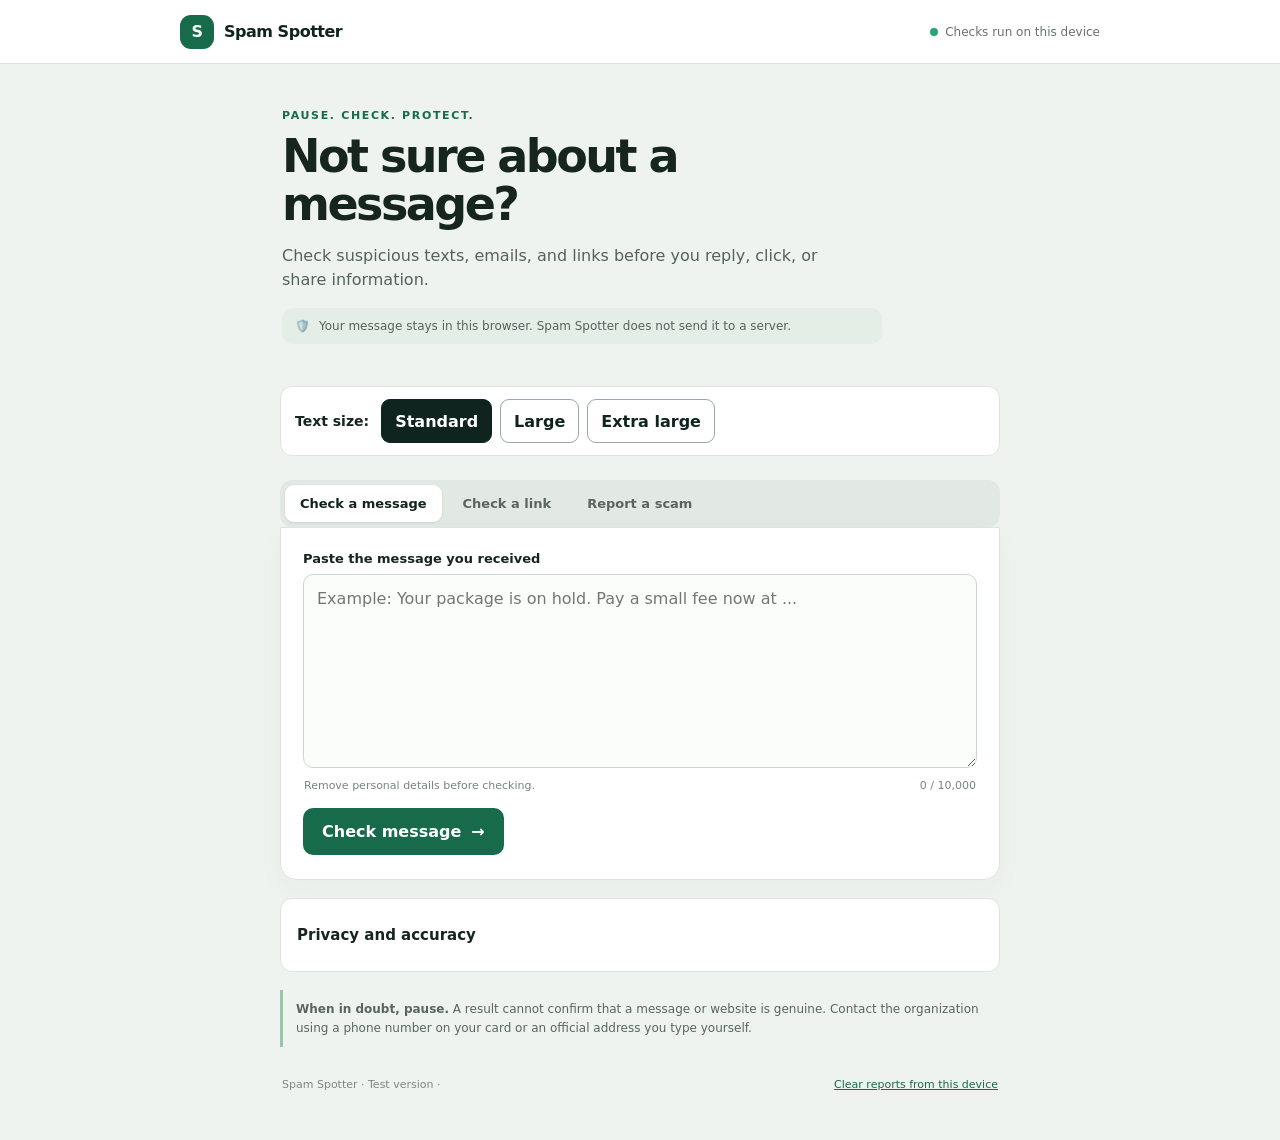
<file: index.html>
<!doctype html>
<html lang="en">
<head>
  <meta charset="utf-8">
  <meta name="viewport" content="width=device-width, initial-scale=1, viewport-fit=cover">
  <meta name="theme-color" content="#10241f">
  <meta name="description" content="Check suspicious messages and links with Spam Spotter.">
  <link rel="manifest" href="manifest.webmanifest">
  <link rel="icon" href="icon.svg" type="image/svg+xml">
  <link rel="stylesheet" href="styles.css">
  <title>Spam Spotter</title>
</head>
<body>
  <header class="topbar">
    <a class="brand" href="#home" aria-label="Spam Spotter home"><span class="brand-mark">S</span><span>Spam Spotter</span></a>
    <span class="local-badge"><span class="dot"></span> Checks run on this device</span>
  </header>
  <main id="home" class="shell">
    <section class="hero">
      <p class="eyebrow">PAUSE. CHECK. PROTECT.</p>
      <h1>Not sure about a message?</h1>
      <p class="hero-copy">Check suspicious texts, emails, and links before you reply, click, or share information.</p>
      <div class="hero-note"><span aria-hidden="true">🛡️</span><span>Your message stays in this browser. Spam Spotter does not send it to a server.</span></div>
    </section>
    <section class="text-size-controls" role="group" aria-label="Text size controls">
      <span class="text-size-label">Text size:</span>
      <button type="button" class="size-option" data-text-size-option="standard" aria-pressed="true">Standard</button>
      <button type="button" class="size-option" data-text-size-option="large" aria-pressed="false">Large</button>
      <button type="button" class="size-option" data-text-size-option="extra-large" aria-pressed="false">Extra large</button>
    </section>
    <nav class="tabs" role="group" aria-label="Spam Spotter tools">
      <button class="tab active" data-tab="message" aria-pressed="true">Check a message</button>
      <button class="tab" data-tab="link" aria-pressed="false">Check a link</button>
      <button class="tab" data-tab="report" aria-selected="false">Report a scam</button>
    </nav>
    <section class="panel" id="message-panel">
      <label for="message-input" class="field-label">Paste the message you received</label>
      <textarea id="message-input" rows="7" maxlength="10000" placeholder="Example: Your package is on hold. Pay a small fee now at ..."></textarea>
      <div class="field-foot"><span>Remove personal details before checking.</span><span id="message-count">0 / 10,000</span></div>
      <button id="analyze-message" class="primary">Check message <span aria-hidden="true">→</span></button>
      <div id="message-result" class="result" aria-live="polite" hidden></div>
    </section>
    <section class="panel" id="link-panel" hidden>
      <label for="url-input" class="field-label">Paste a website address</label>
      <input id="url-input" type="url" inputmode="url" autocomplete="off" placeholder="https://example.com">
      <p class="hint">This checks the address structure and common warning signs. It does not open the website.</p>
      <button id="analyze-url" class="primary">Check link <span aria-hidden="true">→</span></button>
      <div id="url-result" class="result" aria-live="polite" hidden></div>
    </section>
    <section class="panel" id="report-panel" hidden>
      <h2>Help flag a suspicious message</h2>
      <p class="hint">Reports are saved only on this device in this test version. Do not include names, phone numbers, account details, or full message text.</p>
      <label for="report-kind" class="field-label">What kind of scam is it?</label>
      <select id="report-kind"><option>Package delivery</option><option>Bank or payment</option><option>Government impersonation</option><option>Account alert</option><option>Prize or giveaway</option><option>Job offer</option><option>Romance or personal</option><option>Other</option></select>
      <label for="report-note" class="field-label">Short note (optional)</label>
      <textarea id="report-note" rows="3" maxlength="300" placeholder="Describe the warning sign, without personal information"></textarea>
      <button id="save-report" class="primary">Save report on this device</button>
      <p id="report-feedback" class="feedback" aria-live="polite"></p><p id="report-total" class="report-total"></p>
    </section>
    <details class="privacy-details">
      <summary>Privacy and accuracy</summary>
      <div class="privacy-copy">
        <p>Spam Spotter checks text and links in this browser. It does not send the message or link you enter to a server.</p>
        <p>Your text-size choice and scam report notes are saved in this browser on this device. Reports stay here until you clear them or clear this browser's site data. Do not include names, account numbers, passwords, or other private details.</p>
        <p>This prototype uses a short list of common warning signs. It does not check a live scam database and cannot prove that a message or website is safe. When unsure, do not click, reply, or pay. Contact the organization using a number or website you already trust.</p>
      </div>
    </details>
    <section class="disclaimer"><strong>When in doubt, pause.</strong> A result cannot confirm that a message or website is genuine. Contact the organization using a phone number on your card or an official address you type yourself.</section>
    <footer>Spam Spotter · Test version · <button id="clear-data" class="text-button">Clear reports from this device</button></footer>
  </main>
  <script src="app.js" defer></script>
</body>
</html>
</file>
<file: styles.css>
html{font-size:1rem}html[data-text-size="large"]{font-size:1.125rem}html[data-text-size="extra-large"]{font-size:1.25rem}
:root{color-scheme:light;--ink:#17251f;--muted:#65736c;--green:#176b4b;--deep:#10241f;--line:#dce5df;font-family:Inter,ui-sans-serif,system-ui,-apple-system,BlinkMacSystemFont,"Segoe UI",sans-serif}*{box-sizing:border-box}body{margin:0;background:#eef3ef;color:var(--ink)}button,input,textarea,select{font:inherit}.topbar{height:64px;padding:0 max(22px,calc((100vw - 920px)/2));display:flex;align-items:center;justify-content:space-between;background:#fff;border-bottom:1px solid var(--line)}.brand{display:flex;gap:10px;align-items:center;text-decoration:none;color:var(--deep);font-weight:800;letter-spacing:-.03em}.brand-mark{width:34px;height:34px;display:grid;place-items:center;background:var(--green);color:white;border-radius:11px;font-weight:900}.local-badge{font-size:0.75rem;color:var(--muted);display:flex;align-items:center;gap:7px}.dot{width:8px;height:8px;background:#29a66e;border-radius:99px}.shell{max-width:760px;margin:0 auto;padding:45px 20px 36px}.hero{padding:0 2px 22px}.eyebrow{font-weight:800;color:var(--green);font-size:0.6875rem;letter-spacing:.15em;margin:0 0 11px}.hero h1{font-size:clamp(1.875rem,6vw,2.875rem);letter-spacing:-.055em;line-height:1.04;margin:0;max-width:600px}.hero-copy{font-size:1rem;line-height:1.55;color:#53635a;max-width:580px;margin:15px 0}.hero-note{display:flex;gap:9px;align-items:flex-start;font-size:0.75rem;color:#53635a;padding:11px 13px;background:#e4eee7;border-radius:11px;max-width:600px}.tabs{display:flex;gap:6px;margin:24px 0 0;padding:5px;background:#e2e9e4;border-radius:12px;overflow:auto}.tab{border:0;background:transparent;color:#58665e;padding:11px 15px;border-radius:9px;font-weight:700;font-size:0.8125rem;white-space:nowrap;cursor:pointer}.tab.active{background:white;color:var(--deep);box-shadow:0 1px 3px #14251b18}.panel{background:#fff;border:1px solid var(--line);border-radius:0 0 16px 16px;padding:23px 22px 24px;box-shadow:0 10px 30px #19352408}.field-label{display:block;font-size:0.8125rem;font-weight:750;margin:0 0 8px}textarea,input,select{width:100%;border:1px solid #cad6ce;border-radius:10px;background:#fbfdfb;padding:12px 13px;color:var(--ink);outline:none}textarea{resize:vertical;line-height:1.5}input{height:48px}select{height:48px;margin-bottom:17px}textarea:focus,input:focus,select:focus{border-color:#479b74;box-shadow:0 0 0 3px #479b7421}.field-foot{display:flex;justify-content:space-between;gap:12px;color:#78857d;font-size:0.6875rem;margin:7px 1px 16px}.primary{display:flex;justify-content:center;gap:10px;align-items:center;background:var(--green);color:white;border:0;border-radius:10px;min-height:47px;padding:0 19px;font-weight:750;cursor:pointer}.primary:hover{background:#10583d}.primary:focus-visible,.tab:focus-visible,.text-button:focus-visible{outline:3px solid #77bd98;outline-offset:2px}.hint{font-size:0.75rem;line-height:1.5;color:var(--muted);margin:8px 0 16px}.result{margin-top:18px;padding:16px;border-radius:12px;background:#f3f7f4;border:1px solid var(--line)}.result h3{font-size:1rem;margin:0 0 7px}.result p{font-size:0.8125rem;line-height:1.55;margin:6px 0;color:#46564c}.result ul{font-size:0.75rem;line-height:1.65;color:#46564c;padding-left:20px;margin:8px 0}.risk{display:inline-block;font-size:0.625rem;font-weight:850;letter-spacing:.08em;border-radius:999px;padding:5px 9px;margin-bottom:8px}.risk.high{color:#872525;background:#ffe7e5}.risk.medium{color:#85500a;background:#fff0d6}.risk.low{color:#176144;background:#ddf4e6}.disclaimer{font-size:0.75rem;line-height:1.55;color:#58665e;border-left:3px solid #97c6a8;padding:10px 13px;margin:18px 0}footer{padding:13px 2px;color:#7c8981;font-size:0.6875rem;display:flex;justify-content:space-between;gap:12px}.text-button{border:0;background:none;color:var(--green);text-decoration:underline;font-size:0.6875rem;padding:0;cursor:pointer}.feedback{font-size:0.75rem;color:var(--green);min-height:18px;margin:8px 0}.report-total{font-size:0.75rem;color:var(--muted);margin:0}.panel h2{margin:0 0 7px;font-size:1.1875rem;letter-spacing:-.03em}@media(max-width:540px){.topbar{height:58px;padding:0 15px}.local-badge{font-size:0.625rem}.shell{padding:1.875rem 0.875rem 1.5625rem}.hero-copy{font-size:0.875rem}.tabs{margin-top:1rem}.tab{padding:0.625rem 0.75rem;font-size:0.75rem}.panel{padding:19px 15px 20px}.field-foot{font-size:0.625rem}.primary{width:100%}footer{flex-direction:column}.disclaimer{margin-bottom:14px}}

.text-size-controls{display:flex;align-items:center;flex-wrap:wrap;gap:8px;padding:12px 14px;background:#fff;border:1px solid var(--line);border-radius:12px;margin-top:20px}
.text-size-label{font-size:.875rem;font-weight:750;margin-right:4px}
.size-option{min-height:44px;padding:8px 13px;border:1px solid #9aa99f;border-radius:9px;background:#fff;color:var(--deep);font-weight:700;cursor:pointer}
.size-option[aria-pressed="true"]{background:var(--deep);border-color:var(--deep);color:#fff}
.size-option:hover{border-color:var(--green)}
.size-option:focus-visible{outline:3px solid #77bd98;outline-offset:2px}
@media(max-width:540px){.text-size-controls{gap:6px;padding:10px}.text-size-label{width:100%;margin:0 0 2px}.size-option{flex:1;padding:8px 7px}}

.privacy-details{margin:18px 0;background:#fff;border:1px solid var(--line);border-radius:12px;padding:14px 16px}
.privacy-details summary{font-size:.9375rem;font-weight:750;cursor:pointer;min-height:44px;display:flex;align-items:center}
.privacy-copy{font-size:.875rem;line-height:1.6;color:#46564c}
.privacy-copy p{margin:8px 0}
.result-label{display:inline-block;font-size:.75rem;font-weight:800;border-radius:999px;padding:6px 10px;margin-bottom:8px}
.result-label.high{color:#872525;background:#ffe7e5}
.result-label.medium{color:#85500a;background:#fff0d6}
.result-label.low{color:#176144;background:#ddf4e6}
</file>
